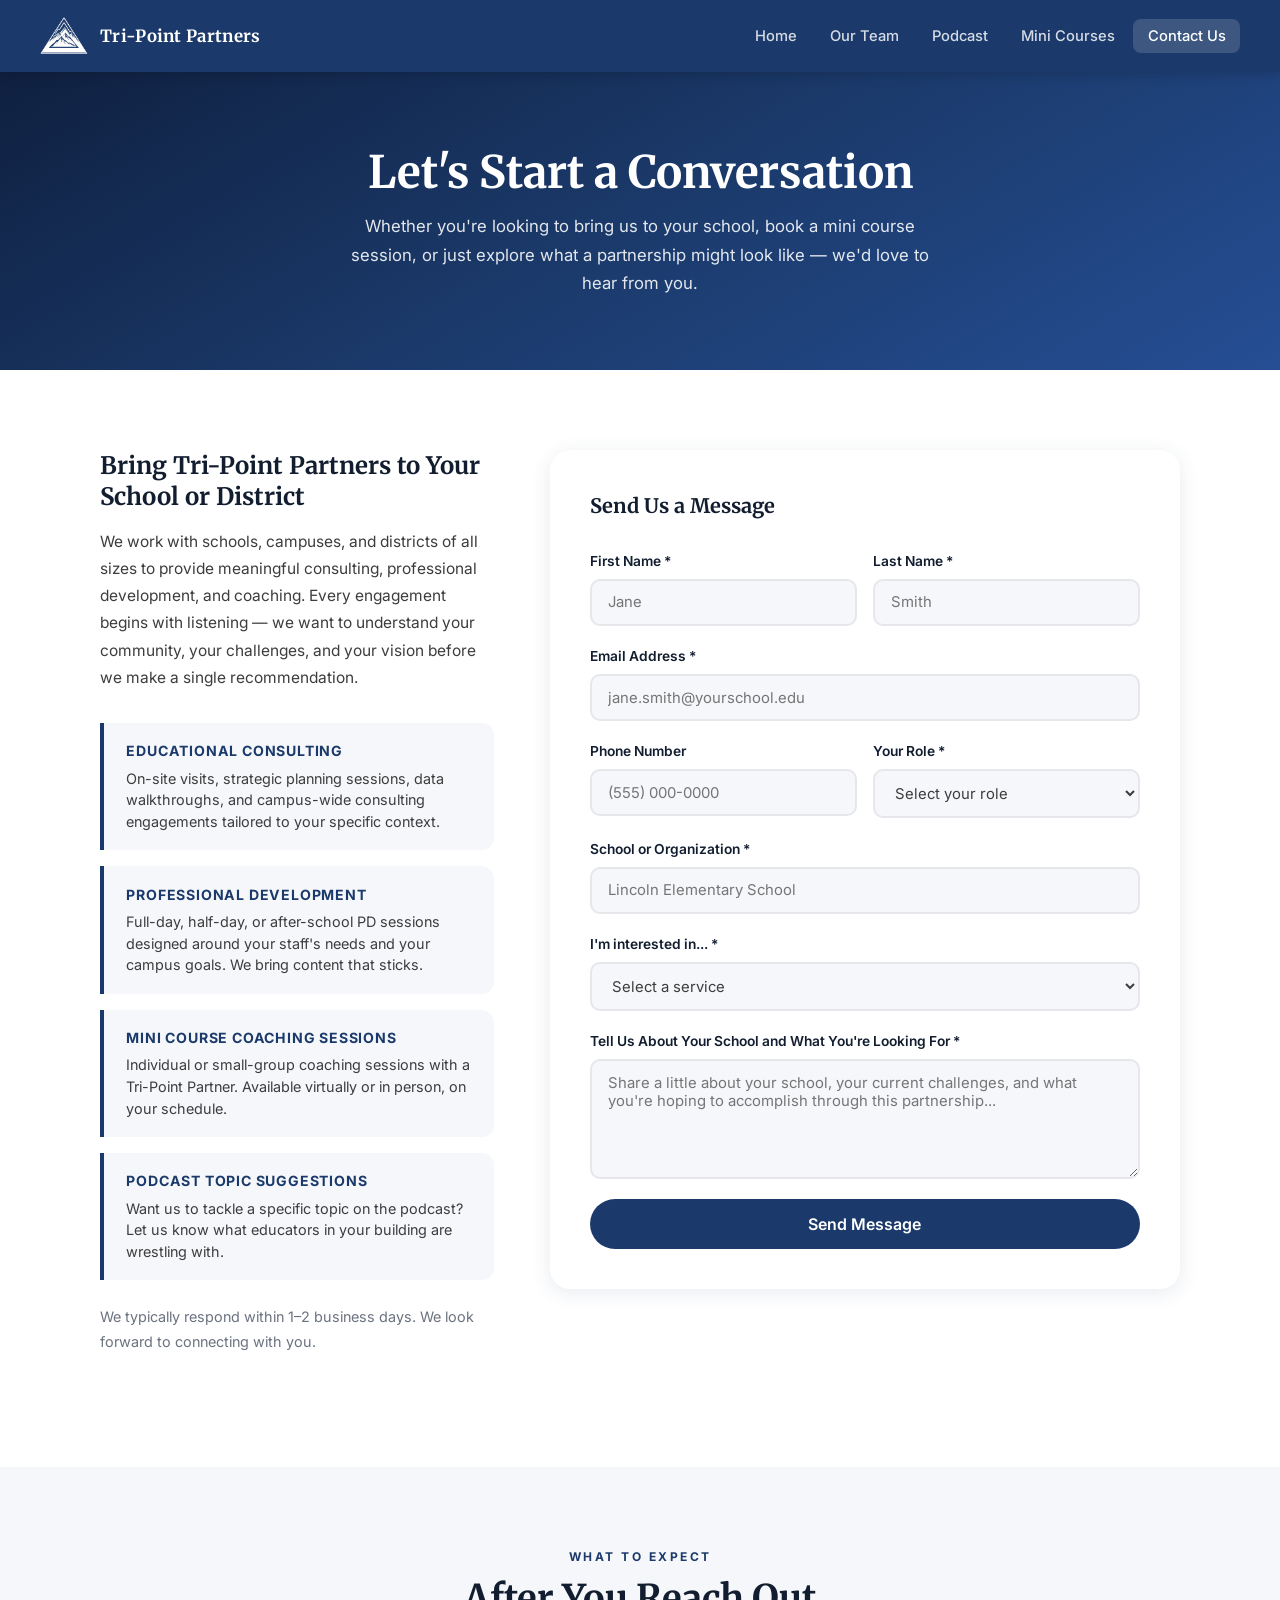
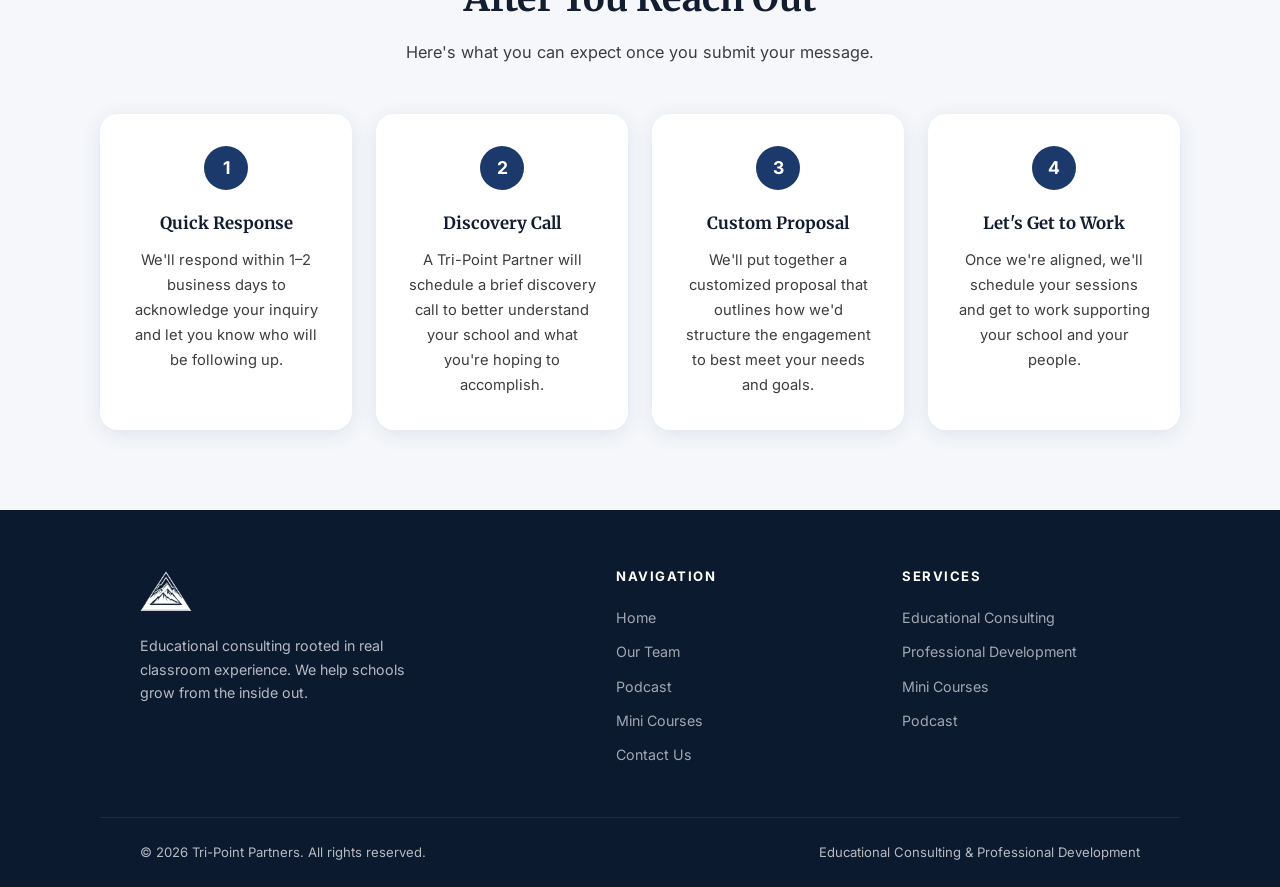
<file: contact.html>
<!DOCTYPE html>
<html lang="en">
<head>
  <meta charset="UTF-8" />
  <meta name="viewport" content="width=device-width, initial-scale=1.0" />
  <title>Contact Us | Tri-Point Partners</title>
  <link rel="stylesheet" href="styles.css" />
</head>
<body>

  <!-- Navigation -->
  <nav>
    <a href="index.html" class="nav-logo">
      <img src="images/Trr-Point%20Partners%20Mountain%20Designs%20(1).png" alt="Tri-Point Partners Logo" />
      <span class="nav-logo-text">Tri-Point Partners</span>
    </a>
    <ul class="nav-links">
      <li><a href="index.html">Home</a></li>
      <li><a href="bios.html">Our Team</a></li>
      <li><a href="podcast.html">Podcast</a></li>
      <li><a href="courses.html">Mini Courses</a></li>
      <li><a href="contact.html">Contact Us</a></li>
    </ul>
    <button class="nav-hamburger" aria-label="Toggle menu">
      <span></span><span></span><span></span>
    </button>
  </nav>

  <!-- Page Header -->
  <div class="page-header">
    <h1>Let's Start a Conversation</h1>
    <p>Whether you're looking to bring us to your school, book a mini course session, or just explore what a partnership might look like — we'd love to hear from you.</p>
  </div>

  <!-- Contact Section -->
  <section>
    <div class="section-inner">
      <div class="contact-wrapper">

        <!-- Left: Info -->
        <div class="contact-info">
          <h3>Bring Tri-Point Partners to Your School or District</h3>
          <p>
            We work with schools, campuses, and districts of all sizes to provide meaningful consulting, professional development, and coaching. Every engagement begins with listening — we want to understand your community, your challenges, and your vision before we make a single recommendation.
          </p>

          <div class="contact-item">
            <h4>Educational Consulting</h4>
            <p>On-site visits, strategic planning sessions, data walkthroughs, and campus-wide consulting engagements tailored to your specific context.</p>
          </div>

          <div class="contact-item">
            <h4>Professional Development</h4>
            <p>Full-day, half-day, or after-school PD sessions designed around your staff's needs and your campus goals. We bring content that sticks.</p>
          </div>

          <div class="contact-item">
            <h4>Mini Course Coaching Sessions</h4>
            <p>Individual or small-group coaching sessions with a Tri-Point Partner. Available virtually or in person, on your schedule.</p>
          </div>

          <div class="contact-item">
            <h4>Podcast Topic Suggestions</h4>
            <p>Want us to tackle a specific topic on the podcast? Let us know what educators in your building are wrestling with.</p>
          </div>

          <p style="margin-top: 1.5rem; font-size: 0.9rem; color: #6b7280;">
            We typically respond within 1–2 business days. We look forward to connecting with you.
          </p>
        </div>

        <!-- Right: Form -->
        <div class="contact-form-card">
          <h3>Send Us a Message</h3>

          <form id="contact-form" novalidate>
            <div class="form-row">
              <div class="form-group">
                <label for="first-name">First Name *</label>
                <input type="text" id="first-name" name="first-name" placeholder="Jane" required />
              </div>
              <div class="form-group">
                <label for="last-name">Last Name *</label>
                <input type="text" id="last-name" name="last-name" placeholder="Smith" required />
              </div>
            </div>

            <div class="form-group">
              <label for="email">Email Address *</label>
              <input type="email" id="email" name="email" placeholder="jane.smith@yourschool.edu" required />
            </div>

            <div class="form-row">
              <div class="form-group">
                <label for="phone">Phone Number</label>
                <input type="tel" id="phone" name="phone" placeholder="(555) 000-0000" />
              </div>
              <div class="form-group">
                <label for="role">Your Role *</label>
                <select id="role" name="role" required>
                  <option value="" disabled selected>Select your role</option>
                  <option value="teacher">Teacher</option>
                  <option value="instructional-coach">Instructional Coach</option>
                  <option value="assistant-principal">Assistant Principal</option>
                  <option value="principal">Principal</option>
                  <option value="district-leader">District Leader</option>
                  <option value="other">Other</option>
                </select>
              </div>
            </div>

            <div class="form-group">
              <label for="school">School or Organization *</label>
              <input type="text" id="school" name="school" placeholder="Lincoln Elementary School" required />
            </div>

            <div class="form-group">
              <label for="interest">I'm interested in... *</label>
              <select id="interest" name="interest" required>
                <option value="" disabled selected>Select a service</option>
                <option value="consulting">Educational Consulting (Campus / District Visit)</option>
                <option value="pd">Professional Development Session</option>
                <option value="mini-course-ryan">Mini Course — Coaching with Ryan Puckett</option>
                <option value="mini-course-jacinda">Mini Course — Coaching with Jacinda Waldrip</option>
                <option value="mini-course-ryan-s">Mini Course — Coaching with Ryan Searle</option>
                <option value="podcast">Podcast Topic Suggestion</option>
                <option value="general">General Inquiry</option>
              </select>
            </div>

            <div class="form-group">
              <label for="message">Tell Us About Your School and What You're Looking For *</label>
              <textarea id="message" name="message" placeholder="Share a little about your school, your current challenges, and what you're hoping to accomplish through this partnership..." required></textarea>
            </div>

            <button type="submit" class="btn btn-blue" style="width: 100%; justify-content: center; font-size: 1rem; padding: 0.95rem;">
              Send Message
            </button>
          </form>

          <div id="form-success" class="form-success">
            Thank you for reaching out! A member of the Tri-Point Partners team will be in touch with you within 1–2 business days.
          </div>
        </div>

      </div>
    </div>
  </section>

  <!-- What Happens Next -->
  <section class="bg-light">
    <div class="section-inner">
      <div class="section-header text-center" style="text-align: center;">
        <span class="section-label">What to Expect</span>
        <h2 class="section-title">After You Reach Out</h2>
        <p class="section-subtitle" style="margin: 0 auto;">Here's what you can expect once you submit your message.</p>
      </div>
      <div class="cards-grid" style="grid-template-columns: repeat(auto-fit, minmax(220px, 1fr));">
        <div class="card" style="text-align: center;">
          <div style="width: 44px; height: 44px; background: var(--blue); border-radius: 50%; display: flex; align-items: center; justify-content: center; margin: 0 auto 1.25rem; color: white; font-weight: 700; font-size: 1.1rem;">1</div>
          <h3>Quick Response</h3>
          <p>We'll respond within 1–2 business days to acknowledge your inquiry and let you know who will be following up.</p>
        </div>
        <div class="card" style="text-align: center;">
          <div style="width: 44px; height: 44px; background: var(--blue); border-radius: 50%; display: flex; align-items: center; justify-content: center; margin: 0 auto 1.25rem; color: white; font-weight: 700; font-size: 1.1rem;">2</div>
          <h3>Discovery Call</h3>
          <p>A Tri-Point Partner will schedule a brief discovery call to better understand your school and what you're hoping to accomplish.</p>
        </div>
        <div class="card" style="text-align: center;">
          <div style="width: 44px; height: 44px; background: var(--blue); border-radius: 50%; display: flex; align-items: center; justify-content: center; margin: 0 auto 1.25rem; color: white; font-weight: 700; font-size: 1.1rem;">3</div>
          <h3>Custom Proposal</h3>
          <p>We'll put together a customized proposal that outlines how we'd structure the engagement to best meet your needs and goals.</p>
        </div>
        <div class="card" style="text-align: center;">
          <div style="width: 44px; height: 44px; background: var(--blue); border-radius: 50%; display: flex; align-items: center; justify-content: center; margin: 0 auto 1.25rem; color: white; font-weight: 700; font-size: 1.1rem;">4</div>
          <h3>Let's Get to Work</h3>
          <p>Once we're aligned, we'll schedule your sessions and get to work supporting your school and your people.</p>
        </div>
      </div>
    </div>
  </section>

  <!-- Footer -->
  <footer>
    <div class="footer-main">
      <div class="footer-brand">
        <img src="images/Trr-Point%20Partners%20Mountain%20Designs%20(1).png" alt="Tri-Point Partners" />
        <p>Educational consulting rooted in real classroom experience. We help schools grow from the inside out.</p>
      </div>
      <div class="footer-col">
        <h4>Navigation</h4>
        <ul>
          <li><a href="index.html">Home</a></li>
          <li><a href="bios.html">Our Team</a></li>
          <li><a href="podcast.html">Podcast</a></li>
          <li><a href="courses.html">Mini Courses</a></li>
          <li><a href="contact.html">Contact Us</a></li>
        </ul>
      </div>
      <div class="footer-col">
        <h4>Services</h4>
        <ul>
          <li><a href="contact.html">Educational Consulting</a></li>
          <li><a href="contact.html">Professional Development</a></li>
          <li><a href="courses.html">Mini Courses</a></li>
          <li><a href="podcast.html">Podcast</a></li>
        </ul>
      </div>
    </div>
    <div class="footer-bottom">
      <span>&copy; 2026 Tri-Point Partners. All rights reserved.</span>
      <span>Educational Consulting &amp; Professional Development</span>
    </div>
  </footer>

  <script src="script.js"></script>
</body>
</html>
</file>
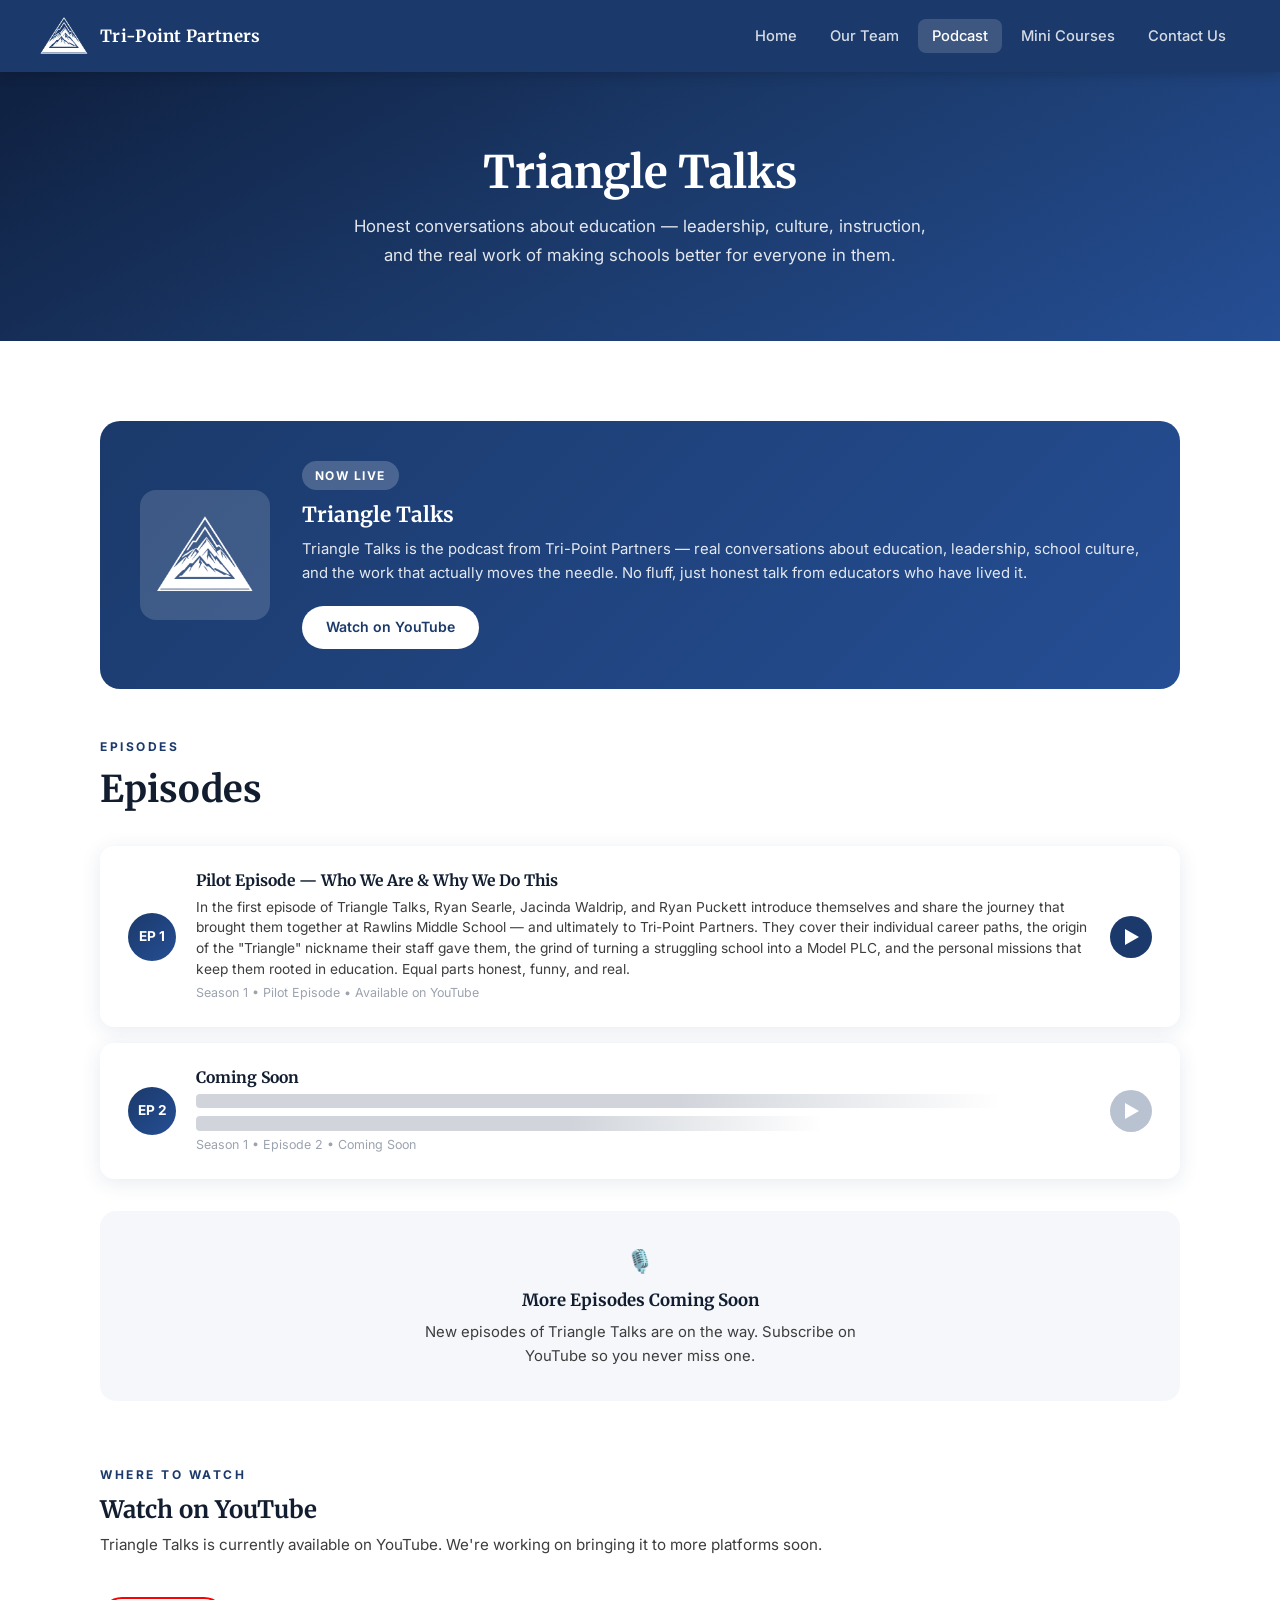
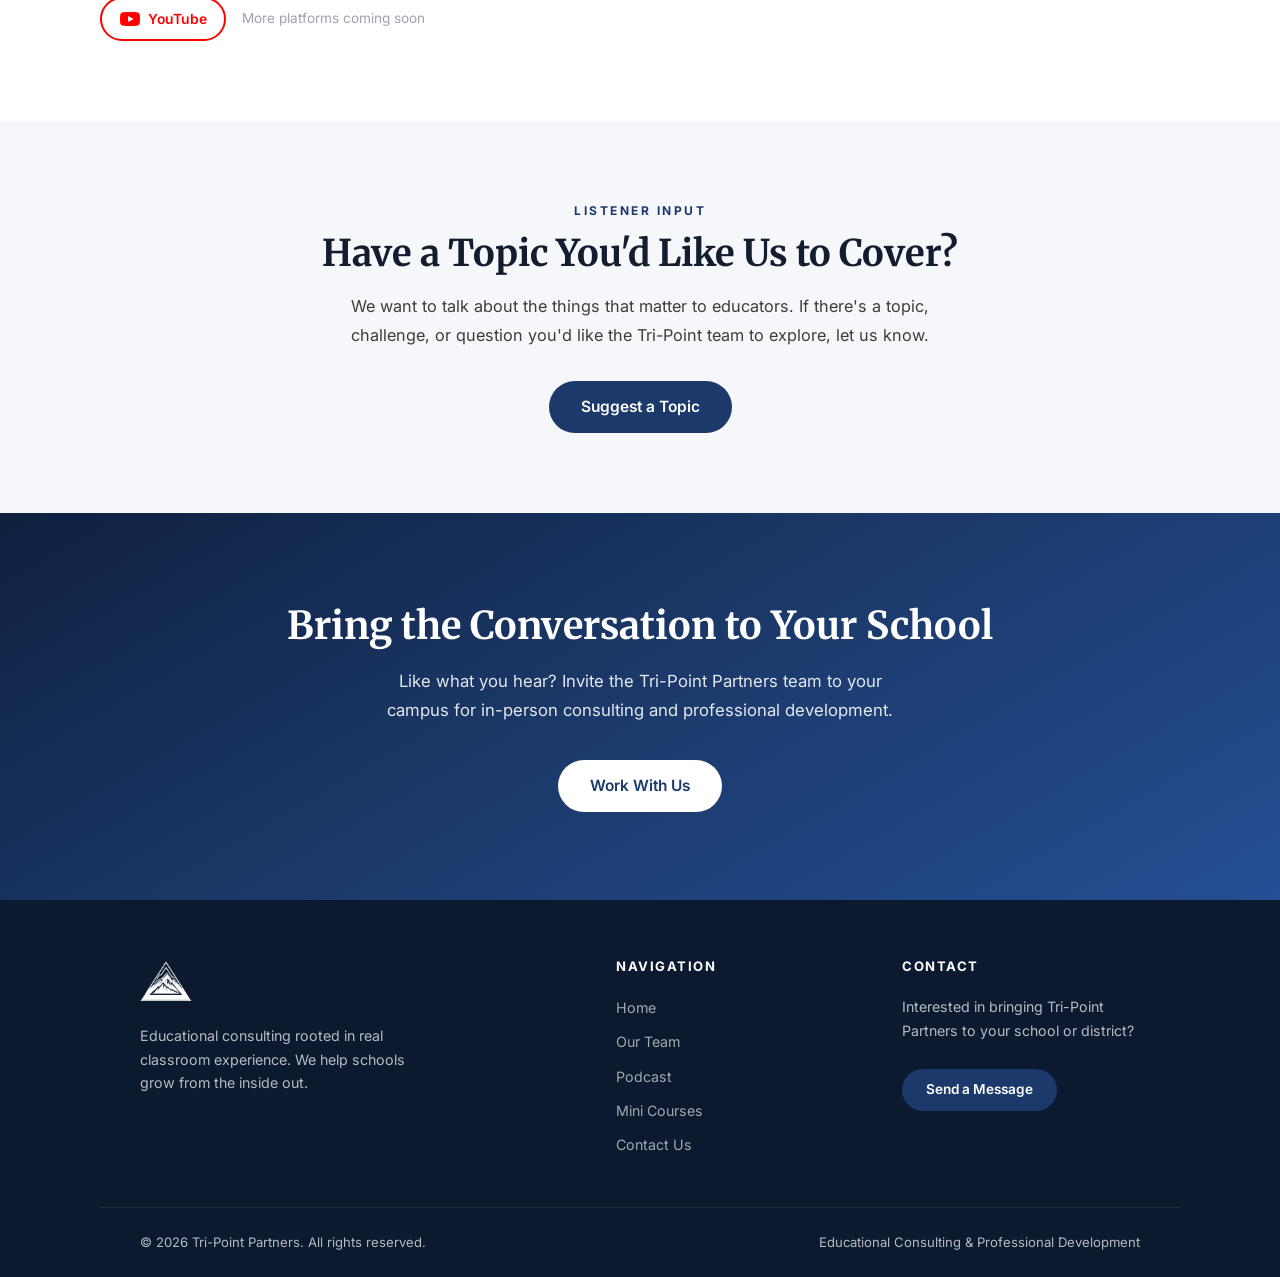
<file: podcast.html>
<!DOCTYPE html>
<html lang="en">
<head>
  <meta charset="UTF-8" />
  <meta name="viewport" content="width=device-width, initial-scale=1.0" />
  <title>Podcast | Tri-Point Partners</title>
  <link rel="stylesheet" href="styles.css" />
</head>
<body>

  <!-- Navigation -->
  <nav>
    <a href="index.html" class="nav-logo">
      <img src="images/Trr-Point%20Partners%20Mountain%20Designs%20(1).png" alt="Tri-Point Partners Logo" />
      <span class="nav-logo-text">Tri-Point Partners</span>
    </a>
    <ul class="nav-links">
      <li><a href="index.html">Home</a></li>
      <li><a href="bios.html">Our Team</a></li>
      <li><a href="podcast.html">Podcast</a></li>
      <li><a href="courses.html">Mini Courses</a></li>
      <li><a href="contact.html">Contact Us</a></li>
    </ul>
    <button class="nav-hamburger" aria-label="Toggle menu">
      <span></span><span></span><span></span>
    </button>
  </nav>

  <!-- Page Header -->
  <div class="page-header">
    <h1>Triangle Talks</h1>
    <p>Honest conversations about education — leadership, culture, instruction, and the real work of making schools better for everyone in them.</p>
  </div>

  <!-- Podcast Section -->
  <section>
    <div class="section-inner">

      <!-- Featured / About the Show -->
      <div class="podcast-featured">
        <div class="podcast-featured-artwork">
          <img src="images/Trr-Point%20Partners%20Mountain%20Designs%20(1).png" alt="Triangle Talks Artwork" style="filter: brightness(0) invert(1); padding: 1rem;" />
        </div>
        <div class="podcast-featured-info">
          <span class="badge">Now Live</span>
          <h3>Triangle Talks</h3>
          <p>Triangle Talks is the podcast from Tri-Point Partners — real conversations about education, leadership, school culture, and the work that actually moves the needle. No fluff, just honest talk from educators who have lived it.</p>
          <div style="display: flex; gap: 0.75rem; flex-wrap: wrap;">
            <a href="#listen" class="btn btn-white" style="font-size: 0.88rem; padding: 0.65rem 1.5rem;">Watch on YouTube</a>
          </div>
        </div>
      </div>

      <!-- Episodes -->
      <div style="margin-bottom: 2rem;">
        <span class="section-label">Episodes</span>
        <h2 class="section-title" style="margin-bottom: 0.5rem;">Episodes</h2>
      </div>

      <div class="episode-list">

        <div class="episode-item">
          <div class="ep-num">EP 1</div>
          <div class="ep-info">
            <h4>Pilot Episode — Who We Are &amp; Why We Do This</h4>
            <p>In the first episode of Triangle Talks, Ryan Searle, Jacinda Waldrip, and Ryan Puckett introduce themselves and share the journey that brought them together at Rawlins Middle School — and ultimately to Tri-Point Partners. They cover their individual career paths, the origin of the "Triangle" nickname their staff gave them, the grind of turning a struggling school into a Model PLC, and the personal missions that keep them rooted in education. Equal parts honest, funny, and real.</p>
            <div class="ep-meta">Season 1 &bull; Pilot Episode &bull; Available on YouTube</div>
          </div>
          <a href="https://www.youtube.com/watch?v=hh1L8EcXElA" target="_blank" rel="noopener" class="ep-play" aria-label="Watch on YouTube" style="text-decoration: none;">
            <svg width="14" height="16" viewBox="0 0 14 16"><path d="M0 0l14 8L0 16V0z"/></svg>
          </a>
        </div>

        <div class="episode-item" style="opacity: 0.5; pointer-events: none;">
          <div class="ep-num">EP 2</div>
          <div class="ep-info">
            <h4>Coming Soon</h4>
            <p style="background: linear-gradient(90deg, #d1d5db 60%, transparent); border-radius: 4px; height: 0.9rem; width: 90%; margin-bottom: 0.5rem;">&nbsp;</p>
            <p style="background: linear-gradient(90deg, #d1d5db 60%, transparent); border-radius: 4px; height: 0.9rem; width: 70%;">&nbsp;</p>
            <div class="ep-meta">Season 1 &bull; Episode 2 &bull; Coming Soon</div>
          </div>
          <span class="ep-play" style="opacity: 0.3;" aria-label="Coming Soon">
            <svg width="14" height="16" viewBox="0 0 14 16"><path d="M0 0l14 8L0 16V0z"/></svg>
          </span>
        </div>

      </div>

      <!-- More Coming Soon -->
      <div style="margin-top: 2rem; background: var(--light-bg); border-radius: 16px; padding: 2rem; text-align: center;">
        <p style="font-size: 1.4rem; margin-bottom: 0.5rem;">🎙️</p>
        <h4 style="font-family: 'Merriweather', serif; font-size: 1.05rem; color: #121e30; margin-bottom: 0.5rem;">More Episodes Coming Soon</h4>
        <p style="font-size: 0.93rem; color: var(--dark-gray); max-width: 480px; margin: 0 auto;">New episodes of Triangle Talks are on the way. Subscribe on YouTube so you never miss one.</p>
      </div>

      <!-- Where to Listen -->
      <div id="listen" style="margin-top: 4rem;">
        <span class="section-label">Where to Watch</span>
        <h3 class="section-title" style="font-size: 1.5rem; margin-bottom: 0.5rem;">Watch on YouTube</h3>
        <p style="color: var(--dark-gray); font-size: 0.95rem; margin-bottom: 1.5rem;">Triangle Talks is currently available on YouTube. We're working on bringing it to more platforms soon.</p>
        <div class="platform-row">
          <a href="https://www.youtube.com/@TriPointPartners" target="_blank" rel="noopener" class="platform-badge" style="border-color: #FF0000; color: #FF0000;">
            <svg width="20" height="20" viewBox="0 0 24 24" fill="#FF0000"><path d="M23.5 6.2a3 3 0 0 0-2.1-2.1C19.5 3.5 12 3.5 12 3.5s-7.5 0-9.4.6A3 3 0 0 0 .5 6.2C0 8.1 0 12 0 12s0 3.9.5 5.8a3 3 0 0 0 2.1 2.1c1.9.6 9.4.6 9.4.6s7.5 0 9.4-.6a3 3 0 0 0 2.1-2.1C24 15.9 24 12 24 12s0-3.9-.5-5.8zM9.75 15.5v-7l6.5 3.5-6.5 3.5z"/></svg>
            YouTube
          </a>
          <span style="font-size: 0.85rem; color: #9CA3AF; align-self: center;">More platforms coming soon</span>
        </div>
      </div>

    </div>
  </section>

  <!-- Suggest a Topic -->
  <section class="bg-light">
    <div class="section-inner" style="text-align: center;">
      <span class="section-label">Listener Input</span>
      <h2 class="section-title">Have a Topic You'd Like Us to Cover?</h2>
      <p class="section-subtitle" style="margin: 0 auto 2rem;">We want to talk about the things that matter to educators. If there's a topic, challenge, or question you'd like the Tri-Point team to explore, let us know.</p>
      <a href="contact.html" class="btn btn-blue">Suggest a Topic</a>
    </div>
  </section>

  <!-- CTA -->
  <div class="cta-section">
    <h2>Bring the Conversation to Your School</h2>
    <p>Like what you hear? Invite the Tri-Point Partners team to your campus for in-person consulting and professional development.</p>
    <a href="contact.html" class="btn btn-white">Work With Us</a>
  </div>

  <!-- Footer -->
  <footer>
    <div class="footer-main">
      <div class="footer-brand">
        <img src="images/Trr-Point%20Partners%20Mountain%20Designs%20(1).png" alt="Tri-Point Partners" />
        <p>Educational consulting rooted in real classroom experience. We help schools grow from the inside out.</p>
      </div>
      <div class="footer-col">
        <h4>Navigation</h4>
        <ul>
          <li><a href="index.html">Home</a></li>
          <li><a href="bios.html">Our Team</a></li>
          <li><a href="podcast.html">Podcast</a></li>
          <li><a href="courses.html">Mini Courses</a></li>
          <li><a href="contact.html">Contact Us</a></li>
        </ul>
      </div>
      <div class="footer-col">
        <h4>Contact</h4>
        <p>Interested in bringing Tri-Point Partners to your school or district?</p>
        <br />
        <a href="contact.html" class="btn btn-blue" style="font-size: 0.85rem; padding: 0.65rem 1.5rem;">Send a Message</a>
      </div>
    </div>
    <div class="footer-bottom">
      <span>&copy; 2026 Tri-Point Partners. All rights reserved.</span>
      <span>Educational Consulting &amp; Professional Development</span>
    </div>
  </footer>

  <script src="script.js"></script>
</body>
</html>
</file>
<file: styles.css>
@import url('https://fonts.googleapis.com/css2?family=Merriweather:wght@400;700&family=Inter:wght@400;500;600;700&display=swap');

*, *::before, *::after {
  margin: 0;
  padding: 0;
  box-sizing: border-box;
}

:root {
  --blue: #1B3A6B;
  --blue-hover: #254e94;
  --white: #FFFFFF;
  --dark-gray: #3D3D3D;
  --light-bg: #F5F7FA;
  --border: #E5E7EB;
  --shadow: 0 4px 20px rgba(27, 58, 107, 0.10);
  --shadow-hover: 0 10px 36px rgba(27, 58, 107, 0.18);
}

body {
  font-family: 'Inter', sans-serif;
  background: var(--white);
  color: var(--dark-gray);
  line-height: 1.6;
}

/* ── Navigation ─────────────────────────────── */
nav {
  background: var(--blue);
  padding: 0 2.5rem;
  position: sticky;
  top: 0;
  z-index: 100;
  display: flex;
  align-items: center;
  justify-content: space-between;
  height: 72px;
  box-shadow: 0 2px 12px rgba(0, 0, 0, 0.18);
}

.nav-logo {
  display: flex;
  align-items: center;
  gap: 12px;
  text-decoration: none;
}

.nav-logo img {
  height: 48px;
  width: auto;
  filter: brightness(0) invert(1);
}

.nav-logo-text {
  color: white;
  font-family: 'Merriweather', serif;
  font-weight: 700;
  font-size: 1.05rem;
  letter-spacing: 0.3px;
  line-height: 1.2;
}

.nav-links {
  display: flex;
  gap: 0.25rem;
  list-style: none;
}

.nav-links li a {
  color: rgba(255, 255, 255, 0.82);
  text-decoration: none;
  padding: 0.5rem 0.9rem;
  border-radius: 8px;
  font-size: 0.92rem;
  font-weight: 500;
  transition: background 0.2s, color 0.2s;
  white-space: nowrap;
}

.nav-links li a:hover,
.nav-links li a.active {
  background: rgba(255, 255, 255, 0.15);
  color: white;
}

.nav-hamburger {
  display: none;
  flex-direction: column;
  gap: 5px;
  cursor: pointer;
  padding: 8px;
  background: none;
  border: none;
}

.nav-hamburger span {
  display: block;
  width: 24px;
  height: 2px;
  background: white;
  border-radius: 2px;
  transition: all 0.3s;
}

/* ── Hero ─────────────────────────────────── */
.hero {
  background: linear-gradient(150deg, #0f2040 0%, var(--blue) 45%, #254e94 100%);
  color: white;
  padding: 6rem 2rem 5rem;
  text-align: center;
  position: relative;
  overflow: hidden;
}

.hero::before {
  content: '';
  position: absolute;
  inset: 0;
  background: url("data:image/svg+xml,%3Csvg width='60' height='60' viewBox='0 0 60 60' xmlns='http://www.w3.org/2000/svg'%3E%3Cg fill='none' fill-rule='evenodd'%3E%3Cg fill='%23ffffff' fill-opacity='0.03'%3E%3Cpath d='M36 34v-4h-2v4h-4v2h4v4h2v-4h4v-2h-4zm0-30V0h-2v4h-4v2h4v4h2V6h4V4h-4zM6 34v-4H4v4H0v2h4v4h2v-4h4v-2H6zM6 4V0H4v4H0v2h4v4h2V6h4V4H6z'/%3E%3C/g%3E%3C/g%3E%3C/svg%3E");
}

.hero-content {
  position: relative;
  z-index: 1;
}

.hero-logo {
  width: 110px;
  height: auto;
  filter: brightness(0) invert(1);
  margin-bottom: 2rem;
  animation: fadeInDown 0.7s ease both;
}

.hero h1 {
  font-family: 'Merriweather', serif;
  font-size: clamp(2rem, 5vw, 3.2rem);
  font-weight: 700;
  margin-bottom: 1.1rem;
  line-height: 1.25;
  animation: fadeInUp 0.7s ease 0.1s both;
}

.hero p {
  font-size: 1.1rem;
  opacity: 0.9;
  max-width: 580px;
  margin: 0 auto 2.25rem;
  animation: fadeInUp 0.7s ease 0.2s both;
}

.hero-btns {
  display: flex;
  gap: 1rem;
  justify-content: center;
  flex-wrap: wrap;
  animation: fadeInUp 0.7s ease 0.3s both;
}

@keyframes fadeInDown {
  from { opacity: 0; transform: translateY(-20px); }
  to   { opacity: 1; transform: translateY(0); }
}
@keyframes fadeInUp {
  from { opacity: 0; transform: translateY(20px); }
  to   { opacity: 1; transform: translateY(0); }
}

/* ── Buttons ─────────────────────────────── */
.btn {
  display: inline-block;
  padding: 0.85rem 2rem;
  border-radius: 50px;
  font-size: 0.97rem;
  font-weight: 600;
  text-decoration: none;
  cursor: pointer;
  transition: all 0.22s;
  border: none;
  font-family: 'Inter', sans-serif;
}

.btn-white {
  background: white;
  color: var(--blue);
}

.btn-white:hover {
  background: #eef2fc;
  transform: translateY(-2px);
  box-shadow: 0 8px 24px rgba(0, 0, 0, 0.15);
}

.btn-outline-white {
  background: transparent;
  color: white;
  border: 2px solid rgba(255, 255, 255, 0.7);
}

.btn-outline-white:hover {
  background: rgba(255, 255, 255, 0.12);
  border-color: white;
  transform: translateY(-2px);
}

.btn-blue {
  background: var(--blue);
  color: white;
}

.btn-blue:hover {
  background: var(--blue-hover);
  transform: translateY(-2px);
  box-shadow: 0 8px 24px rgba(27, 58, 107, 0.3);
}

.btn-blue-outline {
  background: transparent;
  color: var(--blue);
  border: 2px solid var(--blue);
}

.btn-blue-outline:hover {
  background: var(--blue);
  color: white;
  transform: translateY(-2px);
}

/* ── Section Base ───────────────────────── */
section {
  padding: 5rem 2rem;
}

.section-inner {
  max-width: 1080px;
  margin: 0 auto;
}

.section-header {
  margin-bottom: 3rem;
}

.section-label {
  text-transform: uppercase;
  letter-spacing: 2.5px;
  font-size: 0.75rem;
  color: var(--blue);
  font-weight: 700;
  margin-bottom: 0.6rem;
  display: block;
}

.section-title {
  font-family: 'Merriweather', serif;
  font-size: clamp(1.6rem, 3vw, 2.3rem);
  color: #121e30;
  margin-bottom: 0.9rem;
  line-height: 1.3;
}

.section-subtitle {
  font-size: 1.02rem;
  color: var(--dark-gray);
  max-width: 600px;
  line-height: 1.75;
}

.bg-light {
  background: var(--light-bg);
}

.text-center .section-subtitle {
  margin: 0 auto;
}

/* ── Service Cards ───────────────────────── */
.cards-grid {
  display: grid;
  grid-template-columns: repeat(auto-fit, minmax(230px, 1fr));
  gap: 1.5rem;
}

.card {
  background: white;
  border-radius: 18px;
  padding: 2rem 1.75rem;
  box-shadow: var(--shadow);
  transition: transform 0.22s, box-shadow 0.22s;
}

.card:hover {
  transform: translateY(-5px);
  box-shadow: var(--shadow-hover);
}

.card-icon {
  width: 54px;
  height: 54px;
  background: linear-gradient(135deg, var(--blue), #254e94);
  border-radius: 14px;
  display: flex;
  align-items: center;
  justify-content: center;
  margin-bottom: 1.3rem;
}

.card-icon svg {
  width: 26px;
  height: 26px;
  fill: none;
  stroke: white;
  stroke-width: 2;
  stroke-linecap: round;
  stroke-linejoin: round;
}

.card h3 {
  font-family: 'Merriweather', serif;
  font-size: 1.05rem;
  color: #121e30;
  margin-bottom: 0.7rem;
}

.card p {
  font-size: 0.92rem;
  color: var(--dark-gray);
  line-height: 1.7;
}

.card-link {
  display: inline-block;
  margin-top: 1.1rem;
  font-size: 0.88rem;
  font-weight: 600;
  color: var(--blue);
  text-decoration: none;
}

.card-link:hover {
  text-decoration: underline;
}

/* ── Bio Cards ───────────────────────────── */
.bio-cards {
  display: grid;
  grid-template-columns: repeat(auto-fit, minmax(300px, 1fr));
  gap: 2rem;
}

.bio-card {
  background: white;
  border-radius: 20px;
  overflow: hidden;
  box-shadow: var(--shadow);
  transition: transform 0.22s, box-shadow 0.22s;
}

.bio-card:hover {
  transform: translateY(-5px);
  box-shadow: var(--shadow-hover);
}

.bio-card img {
  width: 100%;
  height: 290px;
  object-fit: cover;
  object-position: center top;
  display: block;
}

.bio-placeholder-photo {
  width: 100%;
  height: 290px;
  background: linear-gradient(135deg, #dce6f5, #b8ceec);
  display: flex;
  align-items: center;
  justify-content: center;
}

.bio-placeholder-photo svg {
  width: 80px;
  height: 80px;
  stroke: rgba(27, 58, 107, 0.35);
  fill: none;
  stroke-width: 1.5;
}

.bio-card-body {
  padding: 1.75rem;
}

.bio-card-body h3 {
  font-family: 'Merriweather', serif;
  font-size: 1.2rem;
  color: #121e30;
  margin-bottom: 0.3rem;
}

.bio-card-role {
  font-size: 0.8rem;
  color: var(--blue);
  font-weight: 700;
  text-transform: uppercase;
  letter-spacing: 1.2px;
  margin-bottom: 1rem;
  display: block;
}

.bio-card-body p {
  font-size: 0.93rem;
  color: var(--dark-gray);
  line-height: 1.75;
}

.bio-tags {
  display: flex;
  flex-wrap: wrap;
  gap: 0.5rem;
  margin-top: 1.1rem;
}

.tag {
  background: var(--light-bg);
  color: var(--blue);
  border-radius: 50px;
  padding: 0.3rem 0.9rem;
  font-size: 0.76rem;
  font-weight: 600;
  letter-spacing: 0.3px;
}

/* ── Page Header ─────────────────────────── */
.page-header {
  background: linear-gradient(150deg, #0f2040 0%, var(--blue) 50%, #254e94 100%);
  color: white;
  padding: 4.5rem 2rem;
  text-align: center;
}

.page-header h1 {
  font-family: 'Merriweather', serif;
  font-size: clamp(1.8rem, 4vw, 2.8rem);
  margin-bottom: 0.75rem;
  line-height: 1.25;
}

.page-header p {
  font-size: 1.05rem;
  opacity: 0.88;
  max-width: 580px;
  margin: 0 auto;
  line-height: 1.7;
}

/* ── Podcast ─────────────────────────────── */
.podcast-featured {
  background: linear-gradient(135deg, var(--blue), #254e94);
  border-radius: 20px;
  padding: 2.5rem;
  color: white;
  margin-bottom: 3rem;
  display: flex;
  align-items: center;
  gap: 2rem;
  flex-wrap: wrap;
}

.podcast-featured-artwork {
  width: 130px;
  height: 130px;
  border-radius: 16px;
  background: rgba(255,255,255,0.15);
  flex-shrink: 0;
  display: flex;
  align-items: center;
  justify-content: center;
  overflow: hidden;
}

.podcast-featured-artwork img {
  width: 100%;
  height: 100%;
  object-fit: cover;
  border-radius: 16px;
}

.podcast-featured-info {
  flex: 1;
  min-width: 220px;
}

.podcast-featured-info .badge {
  background: rgba(255,255,255,0.2);
  color: white;
  font-size: 0.75rem;
  font-weight: 700;
  text-transform: uppercase;
  letter-spacing: 1.5px;
  padding: 0.3rem 0.8rem;
  border-radius: 50px;
  display: inline-block;
  margin-bottom: 0.75rem;
}

.podcast-featured-info h3 {
  font-family: 'Merriweather', serif;
  font-size: 1.3rem;
  margin-bottom: 0.6rem;
  line-height: 1.3;
}

.podcast-featured-info p {
  font-size: 0.93rem;
  opacity: 0.88;
  line-height: 1.6;
  margin-bottom: 1.25rem;
}

.episode-list {
  display: flex;
  flex-direction: column;
  gap: 1rem;
}

.episode-item {
  background: white;
  border-radius: 14px;
  padding: 1.5rem 1.75rem;
  box-shadow: var(--shadow);
  display: grid;
  grid-template-columns: 48px 1fr auto;
  gap: 1.25rem;
  align-items: center;
  transition: transform 0.2s, box-shadow 0.2s;
}

.episode-item:hover {
  transform: translateX(4px);
  box-shadow: var(--shadow-hover);
}

.ep-num {
  width: 48px;
  height: 48px;
  background: linear-gradient(135deg, var(--blue), #254e94);
  border-radius: 50%;
  display: flex;
  align-items: center;
  justify-content: center;
  color: white;
  font-weight: 700;
  font-size: 0.85rem;
  flex-shrink: 0;
}

.ep-info h4 {
  font-family: 'Merriweather', serif;
  font-size: 0.98rem;
  color: #121e30;
  margin-bottom: 0.3rem;
  line-height: 1.4;
}

.ep-info p {
  font-size: 0.86rem;
  color: var(--dark-gray);
  line-height: 1.5;
}

.ep-meta {
  font-size: 0.78rem;
  color: #9CA3AF;
  margin-top: 0.25rem;
}

.ep-play {
  width: 42px;
  height: 42px;
  background: var(--blue);
  border-radius: 50%;
  display: flex;
  align-items: center;
  justify-content: center;
  flex-shrink: 0;
  border: none;
  cursor: pointer;
  transition: background 0.2s, transform 0.2s;
}

.ep-play:hover {
  background: var(--blue-hover);
  transform: scale(1.1);
}

.ep-play svg {
  fill: white;
  margin-left: 2px;
}

.platform-row {
  display: flex;
  gap: 1rem;
  flex-wrap: wrap;
  margin-top: 2.5rem;
  align-items: center;
}

.platform-row p {
  font-weight: 600;
  color: var(--dark-gray);
  font-size: 0.92rem;
}

.platform-badge {
  display: flex;
  align-items: center;
  gap: 0.5rem;
  background: white;
  border: 2px solid var(--border);
  border-radius: 50px;
  padding: 0.55rem 1.1rem;
  font-size: 0.87rem;
  font-weight: 600;
  color: var(--dark-gray);
  text-decoration: none;
  transition: border-color 0.2s, color 0.2s, transform 0.2s;
}

.platform-badge:hover {
  border-color: var(--blue);
  color: var(--blue);
  transform: translateY(-2px);
}

/* ── Mini Courses ────────────────────────── */
.courses-grid {
  display: grid;
  grid-template-columns: repeat(auto-fit, minmax(310px, 1fr));
  gap: 2rem;
}

.course-card {
  background: white;
  border-radius: 20px;
  overflow: hidden;
  box-shadow: var(--shadow);
  transition: transform 0.22s, box-shadow 0.22s;
}

.course-card:hover {
  transform: translateY(-5px);
  box-shadow: var(--shadow-hover);
}

.course-card-header {
  background: linear-gradient(135deg, var(--blue), #254e94);
  padding: 1.75rem;
  display: flex;
  align-items: center;
  gap: 1.1rem;
}

.course-card-header img {
  width: 62px;
  height: 62px;
  border-radius: 50%;
  object-fit: cover;
  object-position: center top;
  border: 3px solid rgba(255, 255, 255, 0.3);
  flex-shrink: 0;
}

.course-header-placeholder {
  width: 62px;
  height: 62px;
  border-radius: 50%;
  background: rgba(255,255,255,0.2);
  border: 3px solid rgba(255, 255, 255, 0.3);
  flex-shrink: 0;
  display: flex;
  align-items: center;
  justify-content: center;
}

.course-header-placeholder svg {
  width: 32px;
  height: 32px;
  stroke: rgba(255,255,255,0.8);
  fill: none;
  stroke-width: 1.5;
}

.course-card-header-info h3 {
  font-family: 'Merriweather', serif;
  font-size: 1.05rem;
  color: white;
  margin-bottom: 0.2rem;
  line-height: 1.3;
}

.course-card-header-info span {
  font-size: 0.8rem;
  color: rgba(255, 255, 255, 0.72);
  font-weight: 500;
}

.course-card-body {
  padding: 1.75rem;
}

.course-card-body h4 {
  font-family: 'Merriweather', serif;
  font-size: 1rem;
  color: #121e30;
  margin-bottom: 0.7rem;
}

.course-card-body > p {
  font-size: 0.92rem;
  color: var(--dark-gray);
  line-height: 1.7;
  margin-bottom: 1.25rem;
}

.course-topics {
  list-style: none;
  margin-bottom: 1.5rem;
}

.course-topics li {
  font-size: 0.88rem;
  color: var(--dark-gray);
  padding: 0.35rem 0 0.35rem 1.25rem;
  position: relative;
  border-bottom: 1px solid var(--border);
}

.course-topics li:last-child {
  border-bottom: none;
}

.course-topics li::before {
  content: '';
  position: absolute;
  left: 0;
  top: 50%;
  transform: translateY(-50%);
  width: 7px;
  height: 7px;
  background: var(--blue);
  border-radius: 50%;
}

/* ── Contact ─────────────────────────────── */
.contact-wrapper {
  display: grid;
  grid-template-columns: 1fr 1.6fr;
  gap: 3.5rem;
  align-items: start;
}

.contact-info h3 {
  font-family: 'Merriweather', serif;
  font-size: 1.5rem;
  color: #121e30;
  margin-bottom: 1rem;
  line-height: 1.3;
}

.contact-info > p {
  font-size: 0.97rem;
  color: var(--dark-gray);
  line-height: 1.75;
  margin-bottom: 2rem;
}

.contact-item {
  background: var(--light-bg);
  border-left: 4px solid var(--blue);
  border-radius: 0 12px 12px 0;
  padding: 1.1rem 1.4rem;
  margin-bottom: 1rem;
}

.contact-item h4 {
  font-size: 0.88rem;
  font-weight: 700;
  color: var(--blue);
  margin-bottom: 0.3rem;
  text-transform: uppercase;
  letter-spacing: 0.8px;
}

.contact-item p {
  font-size: 0.9rem;
  color: var(--dark-gray);
  line-height: 1.5;
}

.contact-form-card {
  background: white;
  border-radius: 20px;
  padding: 2.5rem;
  box-shadow: var(--shadow);
}

.contact-form-card h3 {
  font-family: 'Merriweather', serif;
  font-size: 1.25rem;
  color: #121e30;
  margin-bottom: 1.75rem;
}

.form-row {
  display: grid;
  grid-template-columns: 1fr 1fr;
  gap: 1rem;
}

.form-group {
  display: flex;
  flex-direction: column;
  gap: 0.45rem;
  margin-bottom: 1.2rem;
}

.form-group label {
  font-size: 0.86rem;
  font-weight: 600;
  color: #121e30;
}

.form-group input,
.form-group select,
.form-group textarea {
  padding: 0.78rem 1rem;
  border: 2px solid var(--border);
  border-radius: 10px;
  font-family: 'Inter', sans-serif;
  font-size: 0.93rem;
  color: var(--dark-gray);
  background: var(--light-bg);
  transition: border-color 0.2s, background 0.2s;
  outline: none;
  width: 100%;
}

.form-group input:focus,
.form-group select:focus,
.form-group textarea:focus {
  border-color: var(--blue);
  background: white;
}

.form-group textarea {
  resize: vertical;
  min-height: 120px;
}

.form-success {
  display: none;
  background: #e8f5e9;
  border: 2px solid #66bb6a;
  border-radius: 12px;
  padding: 1.25rem;
  text-align: center;
  color: #2e7d32;
  font-weight: 600;
  margin-top: 1rem;
  font-size: 0.95rem;
}

/* ── CTA Section ─────────────────────────── */
.cta-section {
  background: linear-gradient(150deg, #0f2040 0%, var(--blue) 50%, #254e94 100%);
  color: white;
  text-align: center;
  padding: 5.5rem 2rem;
}

.cta-section h2 {
  font-family: 'Merriweather', serif;
  font-size: clamp(1.7rem, 3vw, 2.4rem);
  margin-bottom: 1rem;
  line-height: 1.3;
}

.cta-section p {
  font-size: 1.05rem;
  opacity: 0.88;
  max-width: 520px;
  margin: 0 auto 2.25rem;
  line-height: 1.7;
}

/* ── Divider ─────────────────────────────── */
.divider {
  width: 60px;
  height: 4px;
  background: var(--blue);
  border-radius: 2px;
  margin-bottom: 1.5rem;
}

/* ── Mission / Stats ─────────────────────── */
.stats-row {
  display: grid;
  grid-template-columns: repeat(3, 1fr);
  gap: 2rem;
  margin-top: 3rem;
}

.stat-box {
  text-align: center;
  padding: 2rem 1rem;
  background: white;
  border-radius: 16px;
  box-shadow: var(--shadow);
}

.stat-box .stat-number {
  font-family: 'Merriweather', serif;
  font-size: 2.5rem;
  font-weight: 700;
  color: var(--blue);
  display: block;
  margin-bottom: 0.5rem;
}

.stat-box p {
  font-size: 0.92rem;
  color: var(--dark-gray);
  line-height: 1.5;
}

/* ── Team Preview (Home) ─────────────────── */
.team-preview {
  display: grid;
  grid-template-columns: repeat(auto-fit, minmax(200px, 1fr));
  gap: 1.5rem;
}

.team-preview-card {
  text-align: center;
  text-decoration: none;
  color: inherit;
}

.team-preview-card img {
  width: 140px;
  height: 140px;
  border-radius: 50%;
  object-fit: cover;
  object-position: center top;
  border: 4px solid white;
  box-shadow: 0 4px 20px rgba(27, 58, 107, 0.15);
  margin-bottom: 1rem;
  transition: transform 0.2s, box-shadow 0.2s;
  display: block;
  margin-left: auto;
  margin-right: auto;
}

.team-preview-placeholder {
  width: 140px;
  height: 140px;
  border-radius: 50%;
  background: linear-gradient(135deg, #dce6f5, #b8ceec);
  border: 4px solid white;
  box-shadow: 0 4px 20px rgba(27, 58, 107, 0.15);
  margin: 0 auto 1rem;
  display: flex;
  align-items: center;
  justify-content: center;
  transition: transform 0.2s;
}

.team-preview-placeholder svg {
  width: 50px;
  height: 50px;
  stroke: rgba(27,58,107,0.4);
  fill: none;
  stroke-width: 1.5;
}

.team-preview-card:hover img,
.team-preview-card:hover .team-preview-placeholder {
  transform: scale(1.05);
  box-shadow: 0 8px 28px rgba(27, 58, 107, 0.22);
}

.team-preview-card h4 {
  font-family: 'Merriweather', serif;
  font-size: 1rem;
  color: #121e30;
  margin-bottom: 0.3rem;
}

.team-preview-card span {
  font-size: 0.82rem;
  color: var(--blue);
  font-weight: 600;
}

/* ── Footer ──────────────────────────────── */
footer {
  background: #0c1a30;
  color: rgba(255, 255, 255, 0.7);
}

.footer-main {
  padding: 3.5rem 2.5rem 2.5rem;
  max-width: 1080px;
  margin: 0 auto;
  display: grid;
  grid-template-columns: 1.8fr 1fr 1fr;
  gap: 3rem;
}

.footer-brand img {
  height: 52px;
  filter: brightness(0) invert(1);
  margin-bottom: 1rem;
  display: block;
}

.footer-brand p {
  font-size: 0.89rem;
  line-height: 1.65;
  max-width: 280px;
}

.footer-col h4 {
  color: white;
  font-size: 0.82rem;
  font-weight: 700;
  letter-spacing: 1.5px;
  text-transform: uppercase;
  margin-bottom: 1.1rem;
}

.footer-col ul {
  list-style: none;
}

.footer-col ul li {
  margin-bottom: 0.55rem;
}

.footer-col ul li a {
  color: rgba(255, 255, 255, 0.62);
  text-decoration: none;
  font-size: 0.89rem;
  transition: color 0.2s;
}

.footer-col ul li a:hover {
  color: white;
}

.footer-col p {
  font-size: 0.89rem;
  line-height: 1.7;
}

.footer-bottom {
  border-top: 1px solid rgba(255, 255, 255, 0.08);
  padding: 1.5rem 2.5rem;
  max-width: 1080px;
  margin: 0 auto;
  display: flex;
  justify-content: space-between;
  align-items: center;
  font-size: 0.82rem;
}

/* ── Responsive ──────────────────────────── */
@media (max-width: 820px) {
  .contact-wrapper {
    grid-template-columns: 1fr;
  }

  .two-col-grid {
    grid-template-columns: 1fr !important;
    gap: 2.5rem !important;
  }

  .stats-row {
    grid-template-columns: 1fr;
    gap: 1rem;
  }

  .footer-main {
    grid-template-columns: 1fr;
    gap: 2rem;
  }

  .footer-bottom {
    flex-direction: column;
    gap: 0.5rem;
    text-align: center;
  }
}

@media (max-width: 640px) {
  nav {
    padding: 0 1.25rem;
  }

  .nav-links {
    display: none;
    position: absolute;
    top: 72px;
    left: 0;
    right: 0;
    background: var(--blue);
    flex-direction: column;
    padding: 0.75rem 1.25rem 1.25rem;
    gap: 0.15rem;
    box-shadow: 0 6px 20px rgba(0, 0, 0, 0.2);
  }

  .nav-links.open {
    display: flex;
  }

  .nav-hamburger {
    display: flex;
  }

  section {
    padding: 3.5rem 1.25rem;
  }

  .hero {
    padding: 4rem 1.25rem 3.5rem;
  }

  .form-row {
    grid-template-columns: 1fr;
  }

  .contact-form-card {
    padding: 1.75rem 1.25rem;
  }

  .episode-item {
    grid-template-columns: 48px 1fr;
  }

  .ep-play {
    display: none;
  }

  .podcast-featured {
    flex-direction: column;
  }

  .footer-main {
    padding: 2.5rem 1.25rem 2rem;
  }

  .footer-bottom {
    padding: 1.25rem;
  }
}
</file>
